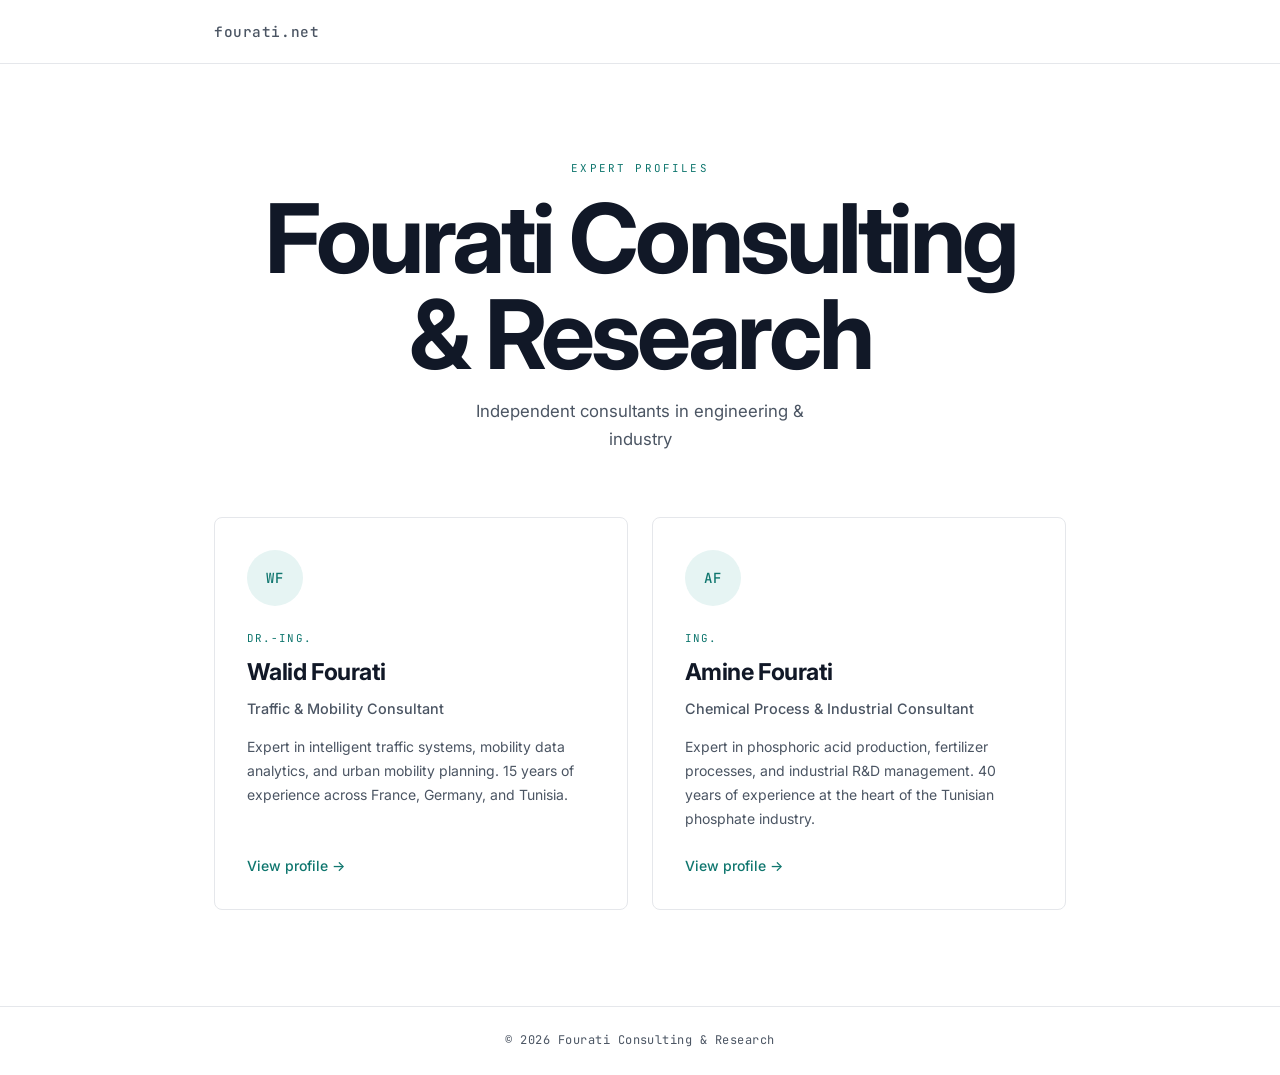
<file: index.html>
<!DOCTYPE html>
<html lang="en" dir="ltr">
<head>
  <meta charset="UTF-8">
  <meta name="viewport" content="width=device-width, initial-scale=1.0">
  <meta name="description" content="fourati.net — Expert profiles in traffic & mobility and chemical process engineering.">
  <title>fourati.net</title>
  <link rel="preconnect" href="https://fonts.googleapis.com">
  <link rel="preconnect" href="https://fonts.gstatic.com" crossorigin>
  <link href="https://fonts.googleapis.com/css2?family=Inter:wght@300;400;500;600;700&family=JetBrains+Mono:wght@400;500&display=swap" rel="stylesheet">
  <link rel="stylesheet" href="css/style.css">
</head>
<body>

  <nav id="navbar">
    <div class="nav-inner">
      <span class="nav-brand mono">fourati.net</span>
    </div>
  </nav>

  <main>
    <div class="landing-hero">
      <p class="landing-tag mono">EXPERT PROFILES</p>
      <h1>Fourati Consulting<br>&amp; Research</h1>
      <p class="landing-subtitle">Independent consultants in engineering &amp; industry</p>
    </div>

    <div class="profiles-grid">

      <a href="/walid/" class="profile-card">
        <div class="card-avatar mono">WF</div>
        <div class="card-body">
          <p class="card-label mono">Dr.-Ing.</p>
          <h2 class="card-name">Walid Fourati</h2>
          <p class="card-title">Traffic &amp; Mobility Consultant</p>
          <p class="card-desc">Expert in intelligent traffic systems, mobility data analytics, and urban mobility planning. 15 years of experience across France, Germany, and Tunisia.</p>
        </div>
        <span class="card-cta">View profile →</span>
      </a>

      <a href="/amine/" class="profile-card">
        <div class="card-avatar mono">AF</div>
        <div class="card-body">
          <p class="card-label mono">Ing.</p>
          <h2 class="card-name">Amine Fourati</h2>
          <p class="card-title">Chemical Process &amp; Industrial Consultant</p>
          <p class="card-desc">Expert in phosphoric acid production, fertilizer processes, and industrial R&amp;D management. 40 years of experience at the heart of the Tunisian phosphate industry.</p>
        </div>
        <span class="card-cta">View profile →</span>
      </a>

    </div>
  </main>

  <footer>
    <p class="footer-text mono">© 2026 Fourati Consulting &amp; Research</p>
  </footer>

</body>
</html>
</file>
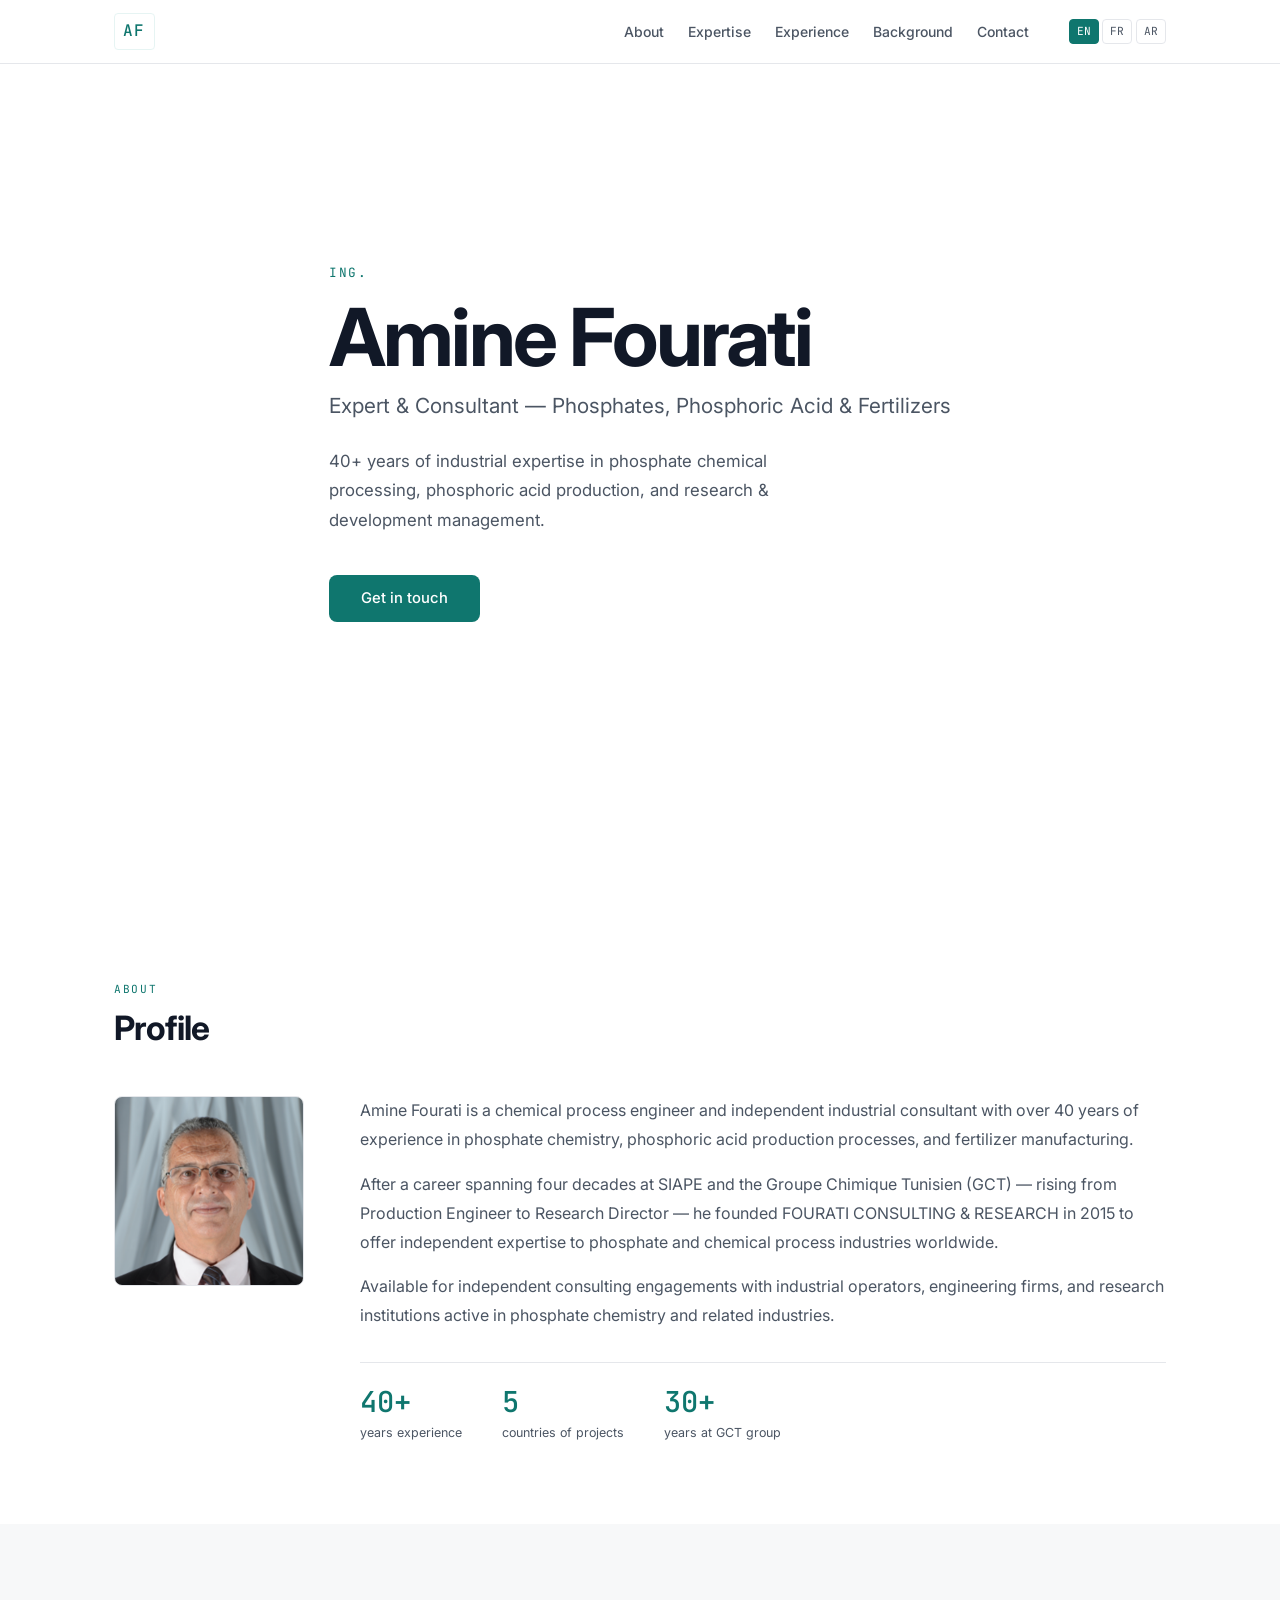
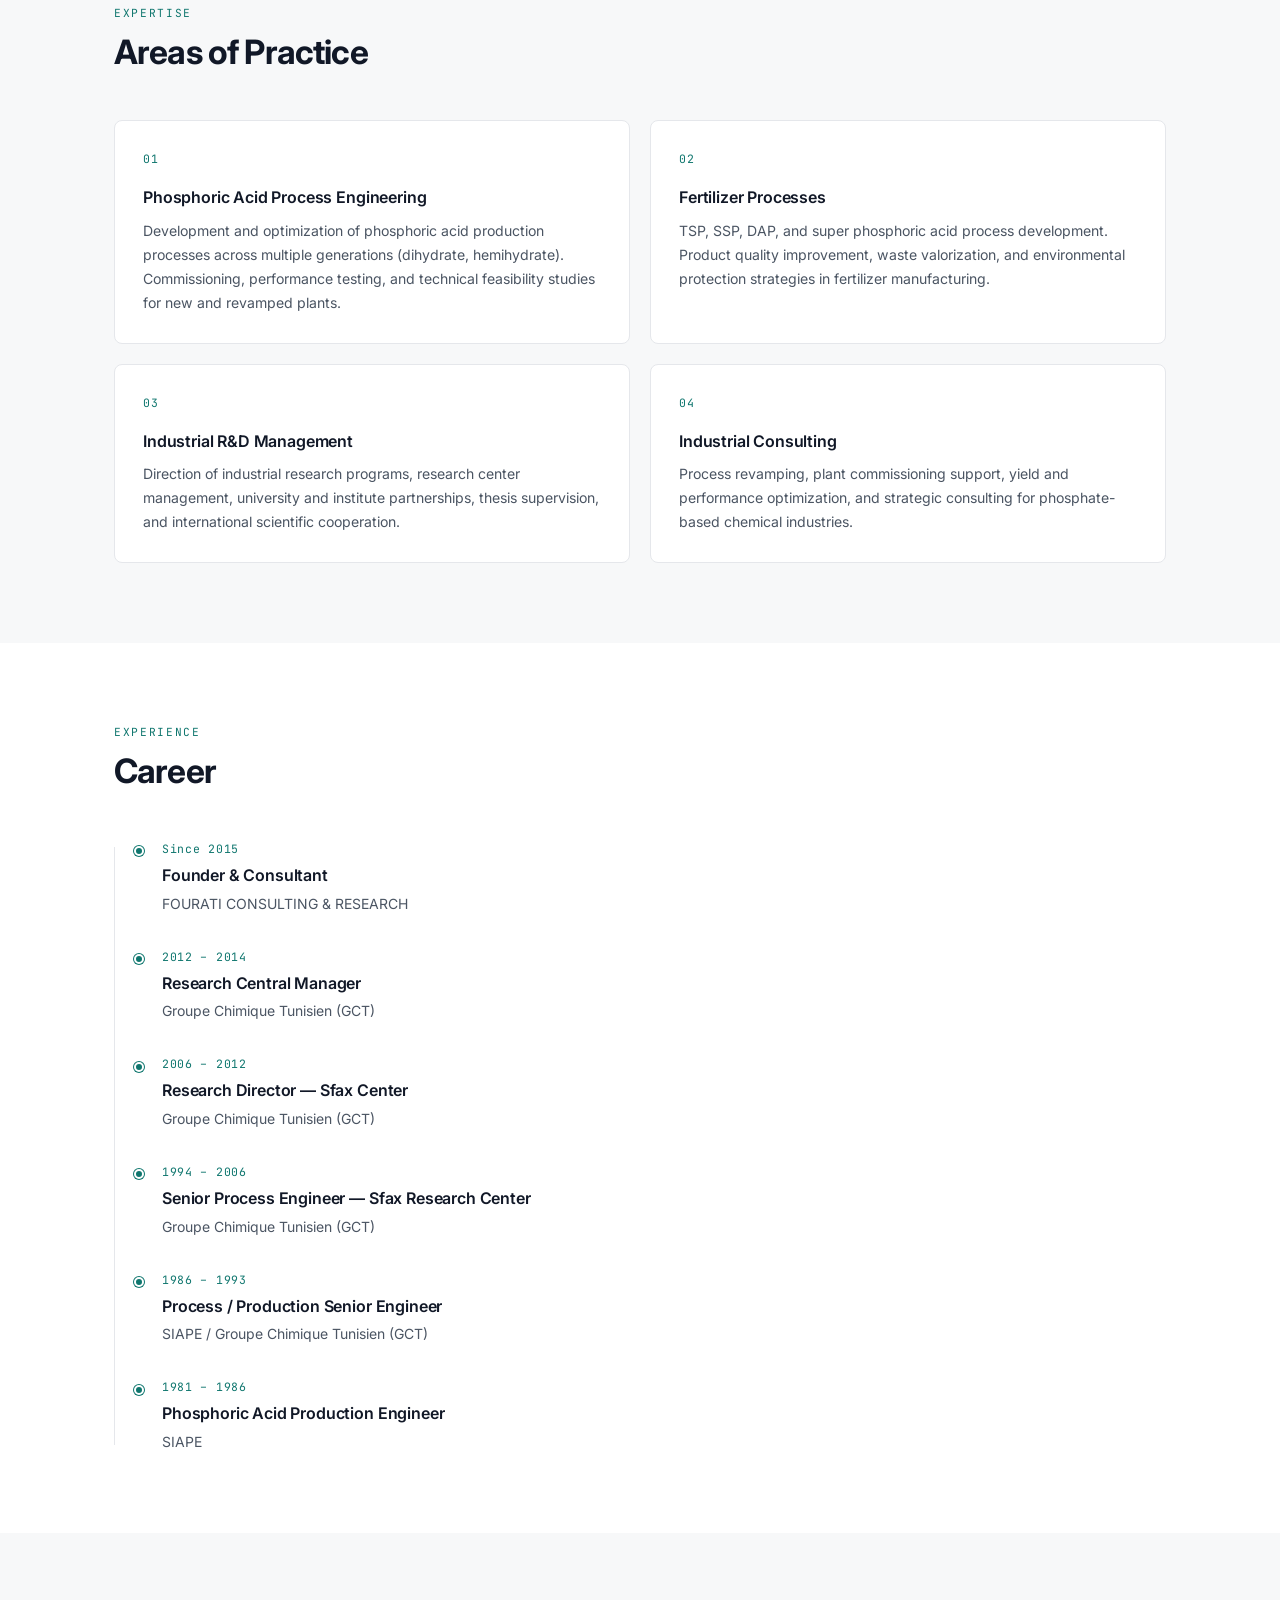
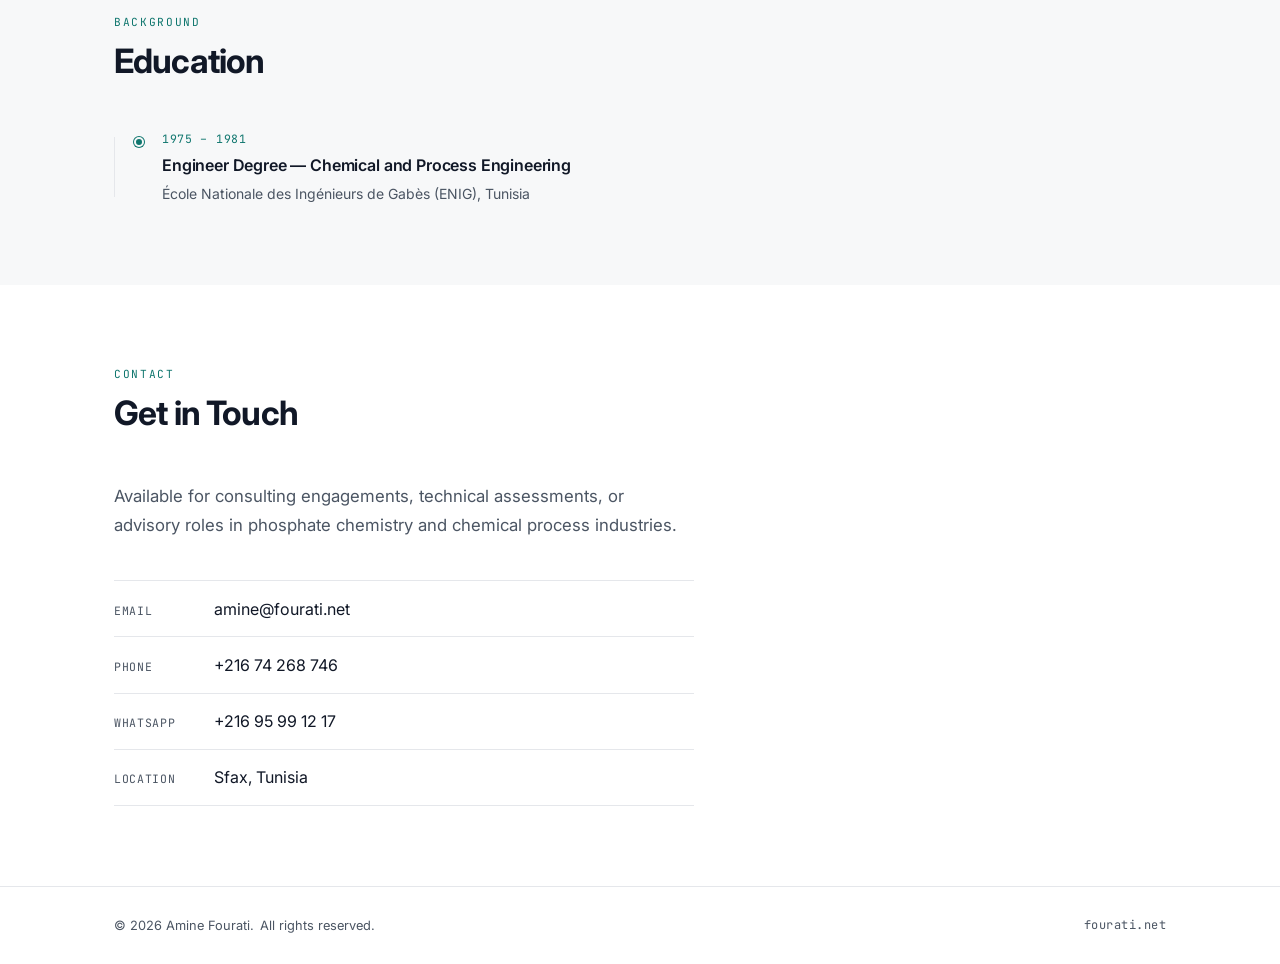
<file: amine/index.html>
<!DOCTYPE html>
<html lang="en" dir="ltr">
<head>
  <meta charset="UTF-8">
  <meta name="viewport" content="width=device-width, initial-scale=1.0">
  <meta name="description" content="Amine Fourati — Expert &amp; Consultant in Phosphates, Phosphoric Acid &amp; Fertilizers. 40 years of industrial expertise in chemical process engineering and R&amp;D management.">
  <title>Amine Fourati — Chemical Process &amp; Industrial Consultant</title>
  <link rel="preconnect" href="https://fonts.googleapis.com">
  <link rel="preconnect" href="https://fonts.gstatic.com" crossorigin>
  <link href="https://fonts.googleapis.com/css2?family=Inter:wght@300;400;500;600;700&family=JetBrains+Mono:wght@400;500&display=swap" rel="stylesheet">
  <link rel="stylesheet" href="css/style.css">
</head>
<body>

  <!-- Navigation -->
  <nav id="navbar">
    <div class="nav-inner">
      <a href="#hero" class="nav-logo">AF</a>
      <ul class="nav-links">
        <li><a href="#about"      data-i18n="nav.about">About</a></li>
        <li><a href="#expertise"  data-i18n="nav.expertise">Expertise</a></li>
        <li><a href="#experience" data-i18n="nav.experience">Experience</a></li>
        <li><a href="#background" data-i18n="nav.background">Background</a></li>
        <li><a href="#contact"    data-i18n="nav.contact">Contact</a></li>
      </ul>
      <div class="lang-switcher">
        <button class="lang-btn active" data-lang="en">EN</button>
        <button class="lang-btn" data-lang="fr">FR</button>
        <button class="lang-btn" data-lang="ar">AR</button>
      </div>
      <button class="menu-toggle" aria-label="Toggle menu">
        <span></span><span></span><span></span>
      </button>
    </div>
  </nav>

  <!-- Hero -->
  <section id="hero">
    <div class="container">
      <p class="hero-label mono" data-i18n="hero.label">Ing.</p>
      <h1 class="hero-name" data-i18n="hero.name">Amine Fourati</h1>
      <p class="hero-title" data-i18n="hero.title">Expert &amp; Consultant — Phosphates, Phosphoric Acid &amp; Fertilizers</p>
      <p class="hero-tagline" data-i18n="hero.tagline">40+ years of industrial expertise in phosphate chemical processing, phosphoric acid production, and research &amp; development management.</p>
      <a href="#contact" class="btn-primary" data-i18n="hero.cta">Get in touch</a>
    </div>
  </section>

  <!-- About -->
  <section id="about">
    <div class="container">
      <div class="section-header">
        <span class="section-tag mono" data-i18n="nav.about">About</span>
        <h2 data-i18n="about.heading">Profile</h2>
      </div>
      <div class="about-grid">
        <div class="about-photo">
          <img src="assets/img/Picture.png" alt="Amine Fourati" class="profile-photo">
        </div>
        <div class="about-text">
          <p data-i18n="about.p1">Amine Fourati is a chemical process engineer and independent industrial consultant with over 40 years of experience in phosphate chemistry, phosphoric acid production processes, and fertilizer manufacturing.</p>
          <p data-i18n="about.p2">After a career spanning four decades at SIAPE and the Groupe Chimique Tunisien (GCT) — rising from Production Engineer to Research Director — he founded FOURATI CONSULTING &amp; RESEARCH in 2015 to offer independent expertise to phosphate and chemical process industries worldwide.</p>
          <p data-i18n="about.p3">Available for independent consulting engagements with industrial operators, engineering firms, and research institutions active in phosphate chemistry and related industries.</p>
          <div class="about-stats">
            <div class="stat">
              <span class="stat-num mono">40+</span>
              <span class="stat-label" data-i18n="about.stat1">years experience</span>
            </div>
            <div class="stat">
              <span class="stat-num mono">5</span>
              <span class="stat-label" data-i18n="about.stat2">countries of projects</span>
            </div>
            <div class="stat">
              <span class="stat-num mono">30+</span>
              <span class="stat-label" data-i18n="about.stat3">years at GCT group</span>
            </div>
          </div>
        </div>
      </div>
    </div>
  </section>

  <!-- Expertise -->
  <section id="expertise" class="section-alt">
    <div class="container">
      <div class="section-header">
        <span class="section-tag mono" data-i18n="nav.expertise">Expertise</span>
        <h2 data-i18n="expertise.heading">Areas of Practice</h2>
      </div>
      <div class="expertise-grid">
        <div class="expertise-card">
          <div class="card-icon mono">01</div>
          <h3 data-i18n="expertise.e1.title">Phosphoric Acid Process Engineering</h3>
          <p data-i18n="expertise.e1.desc">Development and optimization of phosphoric acid production processes across multiple generations (dihydrate, hemihydrate). Commissioning, performance testing, and technical feasibility studies for new and revamped plants.</p>
        </div>
        <div class="expertise-card">
          <div class="card-icon mono">02</div>
          <h3 data-i18n="expertise.e2.title">Fertilizer Processes</h3>
          <p data-i18n="expertise.e2.desc">TSP, SSP, DAP, and super phosphoric acid process development. Product quality improvement, waste valorization, and environmental protection strategies in fertilizer manufacturing.</p>
        </div>
        <div class="expertise-card">
          <div class="card-icon mono">03</div>
          <h3 data-i18n="expertise.e3.title">Industrial R&amp;D Management</h3>
          <p data-i18n="expertise.e3.desc">Direction of industrial research programs, research center management, university and institute partnerships, thesis supervision, and international scientific cooperation.</p>
        </div>
        <div class="expertise-card">
          <div class="card-icon mono">04</div>
          <h3 data-i18n="expertise.e4.title">Industrial Consulting</h3>
          <p data-i18n="expertise.e4.desc">Process revamping, plant commissioning support, yield and performance optimization, and strategic consulting for phosphate-based chemical industries.</p>
        </div>
      </div>
    </div>
  </section>

  <!-- Experience -->
  <section id="experience">
    <div class="container">
      <div class="section-header">
        <span class="section-tag mono" data-i18n="nav.experience">Experience</span>
        <h2 data-i18n="exp.heading">Career</h2>
      </div>
      <ol class="timeline">
        <li class="timeline-item">
          <div class="timeline-marker"></div>
          <div class="timeline-content">
            <p class="timeline-period mono" data-i18n="exp.e1.period">Since 2015</p>
            <p class="timeline-degree" data-i18n="exp.e1.role">Founder &amp; Consultant</p>
            <p class="timeline-inst" data-i18n="exp.e1.org">FOURATI CONSULTING &amp; RESEARCH</p>
          </div>
        </li>
        <li class="timeline-item">
          <div class="timeline-marker"></div>
          <div class="timeline-content">
            <p class="timeline-period mono" data-i18n="exp.e2.period">2012 – 2014</p>
            <p class="timeline-degree" data-i18n="exp.e2.role">Research Central Manager</p>
            <p class="timeline-inst" data-i18n="exp.e2.org">Groupe Chimique Tunisien (GCT)</p>
          </div>
        </li>
        <li class="timeline-item">
          <div class="timeline-marker"></div>
          <div class="timeline-content">
            <p class="timeline-period mono" data-i18n="exp.e3.period">2006 – 2012</p>
            <p class="timeline-degree" data-i18n="exp.e3.role">Research Director — Sfax Center</p>
            <p class="timeline-inst" data-i18n="exp.e3.org">Groupe Chimique Tunisien (GCT)</p>
          </div>
        </li>
        <li class="timeline-item">
          <div class="timeline-marker"></div>
          <div class="timeline-content">
            <p class="timeline-period mono" data-i18n="exp.e4.period">1994 – 2006</p>
            <p class="timeline-degree" data-i18n="exp.e4.role">Senior Process Engineer — Sfax Research Center</p>
            <p class="timeline-inst" data-i18n="exp.e4.org">Groupe Chimique Tunisien (GCT)</p>
          </div>
        </li>
        <li class="timeline-item">
          <div class="timeline-marker"></div>
          <div class="timeline-content">
            <p class="timeline-period mono" data-i18n="exp.e5.period">1986 – 1993</p>
            <p class="timeline-degree" data-i18n="exp.e5.role">Process / Production Senior Engineer</p>
            <p class="timeline-inst" data-i18n="exp.e5.org">SIAPE / Groupe Chimique Tunisien (GCT)</p>
          </div>
        </li>
        <li class="timeline-item">
          <div class="timeline-marker"></div>
          <div class="timeline-content">
            <p class="timeline-period mono" data-i18n="exp.e6.period">1981 – 1986</p>
            <p class="timeline-degree" data-i18n="exp.e6.role">Phosphoric Acid Production Engineer</p>
            <p class="timeline-inst" data-i18n="exp.e6.org">SIAPE</p>
          </div>
        </li>
      </ol>
    </div>
  </section>

  <!-- Background -->
  <section id="background" class="section-alt">
    <div class="container">
      <div class="section-header">
        <span class="section-tag mono" data-i18n="nav.background">Background</span>
        <h2 data-i18n="bg.heading">Education</h2>
      </div>
      <ol class="timeline">
        <li class="timeline-item">
          <div class="timeline-marker"></div>
          <div class="timeline-content">
            <p class="timeline-period mono">1975 – 1981</p>
            <p class="timeline-degree" data-i18n="bg.e1.degree">Engineer Degree — Chemical and Process Engineering</p>
            <p class="timeline-inst" data-i18n="bg.e1.inst">École Nationale des Ingénieurs de Gabès (ENIG), Tunisia</p>
          </div>
        </li>
      </ol>
    </div>
  </section>

  <!-- Contact -->
  <section id="contact">
    <div class="container">
      <div class="section-header">
        <span class="section-tag mono" data-i18n="nav.contact">Contact</span>
        <h2 data-i18n="contact.heading">Get in Touch</h2>
      </div>
      <div class="contact-inner">
        <p class="contact-text" data-i18n="contact.text">Available for consulting engagements, technical assessments, or advisory roles in phosphate chemistry and chemical process industries.</p>
        <div class="contact-links">
          <a href="mailto:amine@fourati.net" class="contact-item">
            <span class="contact-label mono" data-i18n="contact.email">Email</span>
            <span>amine@fourati.net</span>
          </a>
          <a href="tel:+21674268746" class="contact-item">
            <span class="contact-label mono" data-i18n="contact.phone">Phone</span>
            <span>+216 74 268 746</span>
          </a>
          <a href="tel:+21695991217" class="contact-item">
            <span class="contact-label mono">WhatsApp</span>
            <span>+216 95 99 12 17</span>
          </a>
          <div class="contact-item no-link">
            <span class="contact-label mono" data-i18n="contact.location">Location</span>
            <span data-i18n="contact.city">Sfax, Tunisia</span>
          </div>
        </div>
      </div>
    </div>
  </section>

  <!-- Footer -->
  <footer>
    <div class="container footer-inner">
      <p class="footer-text">
        <span>© 2026 Amine Fourati.</span>
        <span data-i18n="footer.rights">All rights reserved.</span>
      </p>
      <a href="/" class="footer-home mono">fourati.net</a>
    </div>
  </footer>

  <script src="js/i18n.js"></script>
  <script src="js/main.js"></script>
</body>
</html>
</file>
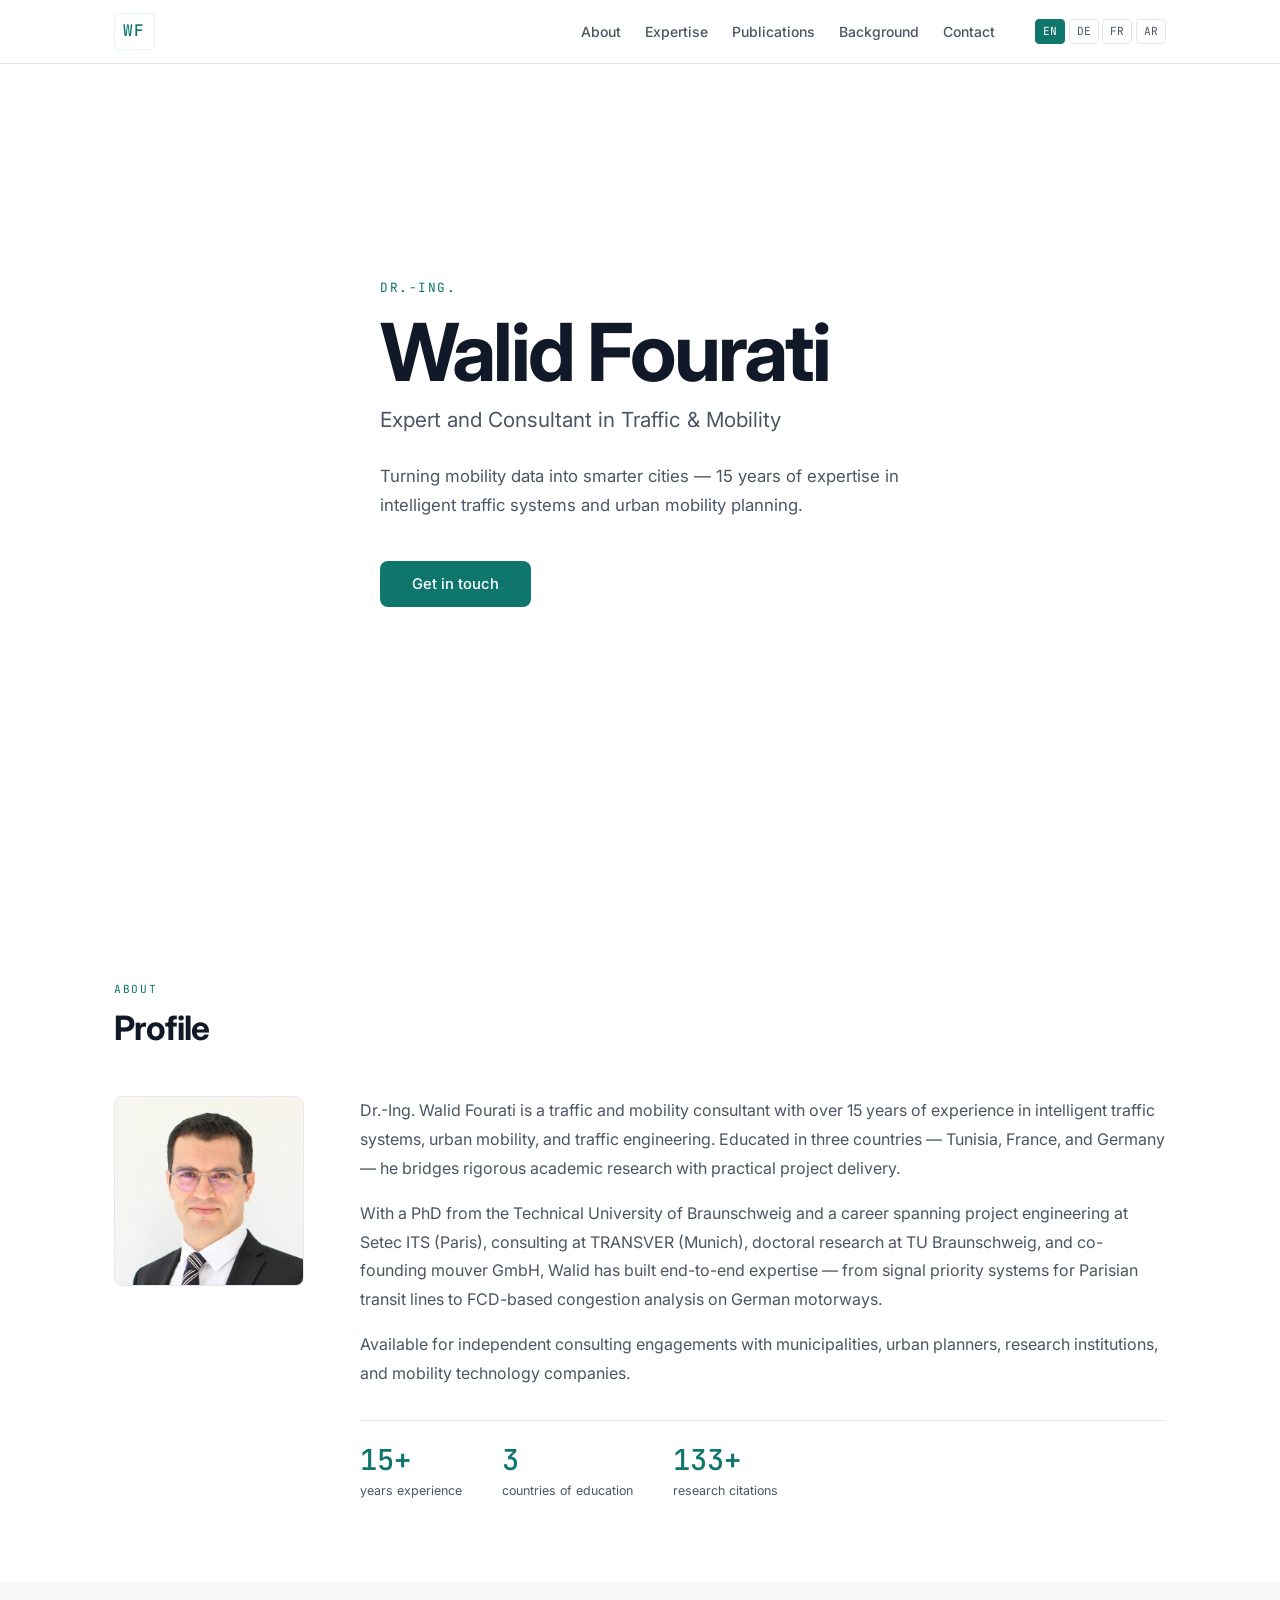
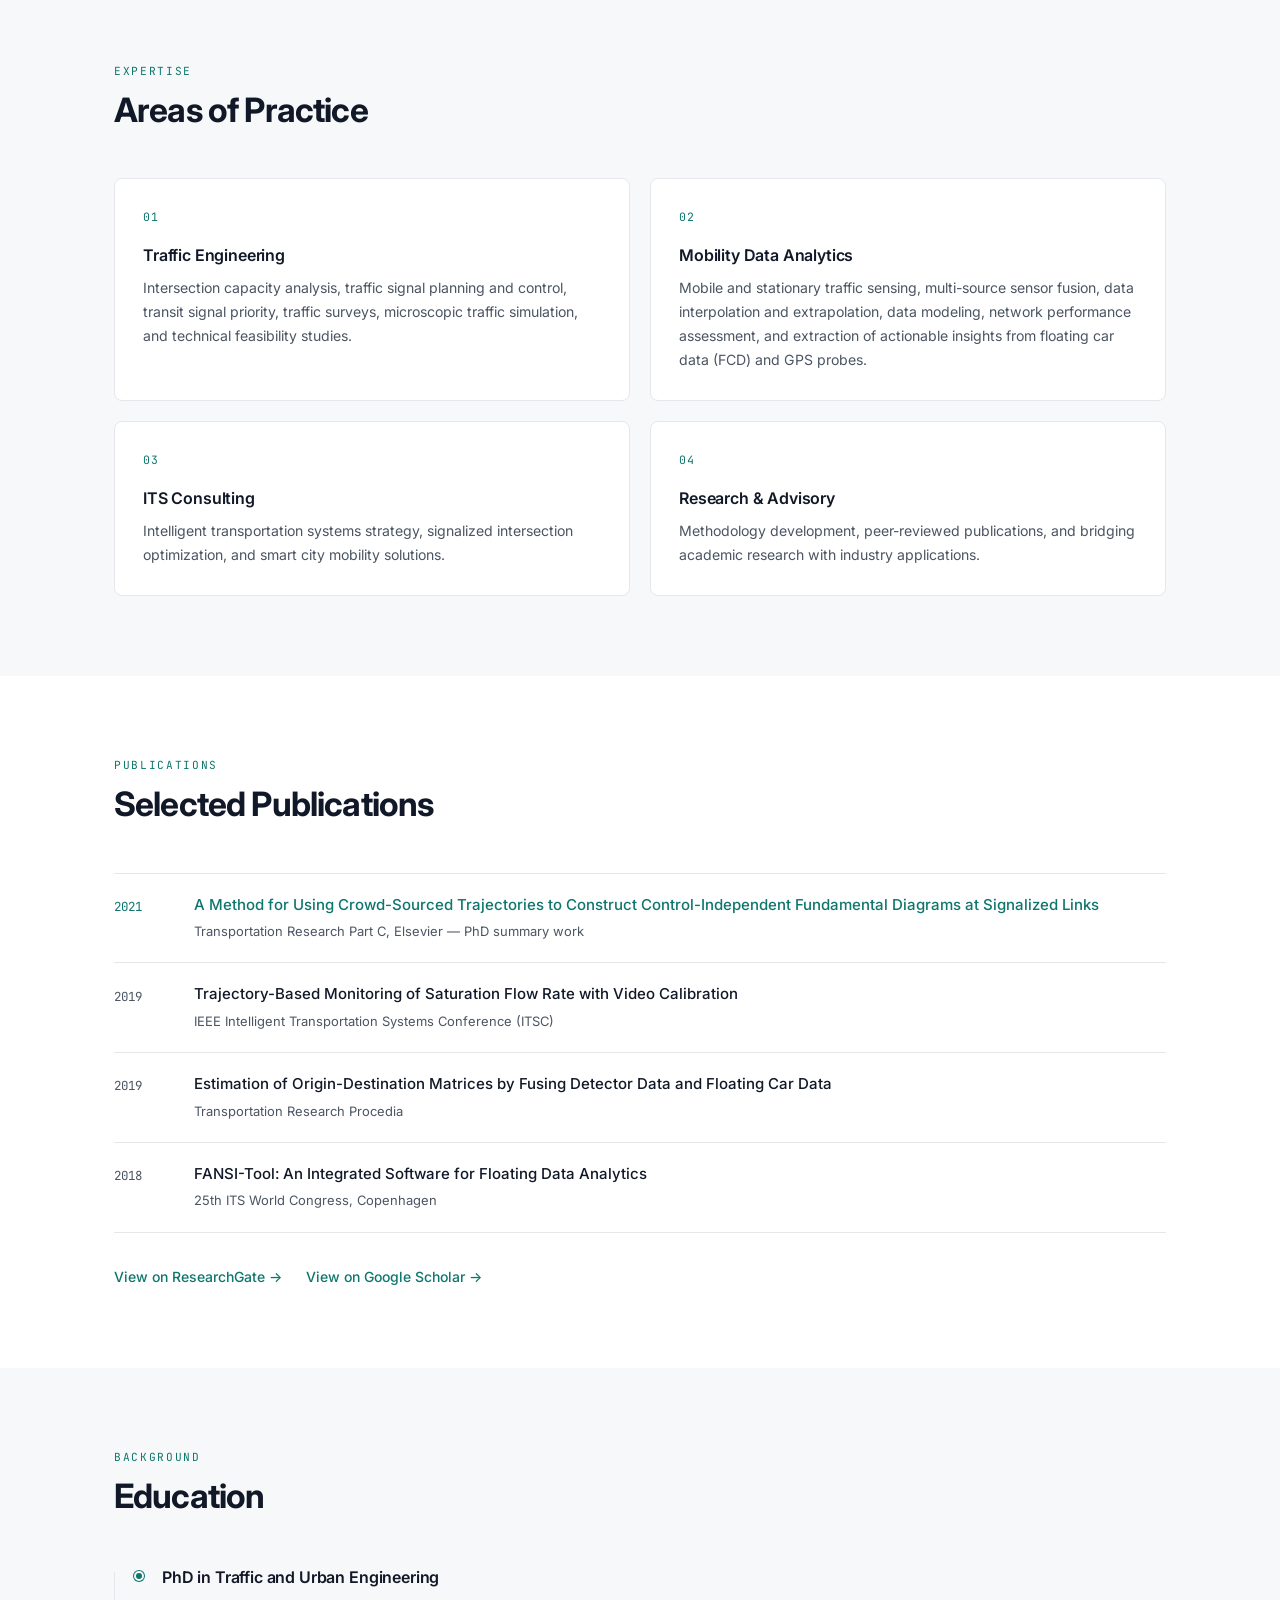
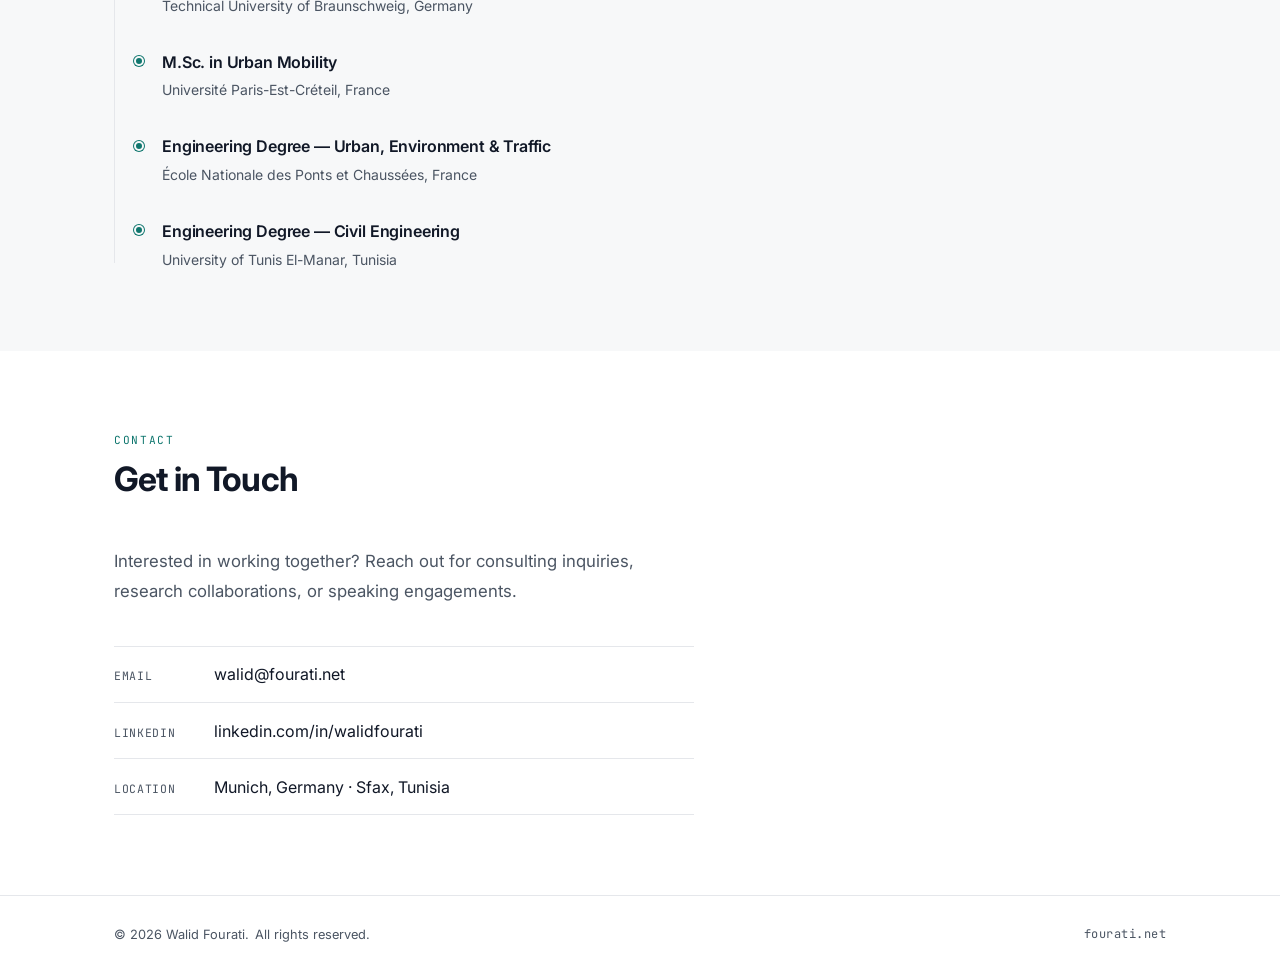
<file: walid/index.html>
<!DOCTYPE html>
<html lang="en" dir="ltr">
<head>
  <meta charset="UTF-8">
  <meta name="viewport" content="width=device-width, initial-scale=1.0">
  <meta name="description" content="Dr.-Ing. Walid Fourati — Traffic &amp; Mobility Consultant. 15 years of expertise in intelligent traffic systems, mobility data analytics, and urban mobility planning.">
  <title>Walid Fourati — Traffic &amp; Mobility Consultant</title>
  <link rel="preconnect" href="https://fonts.googleapis.com">
  <link rel="preconnect" href="https://fonts.gstatic.com" crossorigin>
  <link href="https://fonts.googleapis.com/css2?family=Inter:wght@300;400;500;600;700&family=JetBrains+Mono:wght@400;500&display=swap" rel="stylesheet">
  <link rel="stylesheet" href="css/style.css">
</head>
<body>

  <!-- Navigation -->
  <nav id="navbar">
    <div class="nav-inner">
      <a href="#hero" class="nav-logo">WF</a>
      <ul class="nav-links">
        <li><a href="#about"        data-i18n="nav.about">About</a></li>
        <li><a href="#expertise"    data-i18n="nav.expertise">Expertise</a></li>
        <li><a href="#publications" data-i18n="nav.publications">Publications</a></li>
        <li><a href="#background"   data-i18n="nav.background">Background</a></li>
        <li><a href="#contact"      data-i18n="nav.contact">Contact</a></li>
      </ul>
      <div class="lang-switcher">
        <button class="lang-btn active" data-lang="en">EN</button>
        <button class="lang-btn" data-lang="de">DE</button>
        <button class="lang-btn" data-lang="fr">FR</button>
        <button class="lang-btn" data-lang="ar">AR</button>
      </div>
      <button class="menu-toggle" aria-label="Toggle menu">
        <span></span><span></span><span></span>
      </button>
    </div>
  </nav>

  <!-- Hero -->
  <section id="hero">
    <div class="container">
      <p class="hero-label mono" data-i18n="hero.label">Dr.-Ing.</p>
      <h1 class="hero-name" data-i18n="hero.name">Walid Fourati</h1>
      <p class="hero-title" data-i18n="hero.title">Expert and Consultant in Traffic &amp; Mobility</p>
      <p class="hero-tagline" data-i18n="hero.tagline">Turning mobility data into smarter cities — 15 years of expertise in intelligent traffic systems and urban mobility planning.</p>
      <a href="#contact" class="btn-primary" data-i18n="hero.cta">Get in touch</a>
    </div>
  </section>

  <!-- About -->
  <section id="about">
    <div class="container">
      <div class="section-header">
        <span class="section-tag mono" data-i18n="nav.about">About</span>
        <h2 data-i18n="about.heading">Profile</h2>
      </div>
      <div class="about-grid">
        <div class="about-photo">
          <img src="assets/img/walid-fourati.jpg" alt="Walid Fourati" class="profile-photo">
        </div>
        <div class="about-text">
          <p data-i18n="about.p1">Dr.-Ing. Walid Fourati is a traffic and mobility consultant with over 15 years of experience in intelligent traffic systems, urban mobility, and traffic engineering. Educated in three countries — Tunisia, France, and Germany — he bridges rigorous academic research with practical project delivery.</p>
          <p data-i18n="about.p2">With a PhD from the Technical University of Braunschweig and a career spanning project engineering at Setec ITS (Paris), consulting at TRANSVER (Munich), doctoral research at TU Braunschweig, and co-founding mouver GmbH, Walid has built end-to-end expertise — from signal priority systems for Parisian transit lines to FCD-based congestion analysis on German motorways.</p>
          <p data-i18n="about.p3">Available for independent consulting engagements with municipalities, urban planners, research institutions, and mobility technology companies.</p>
          <div class="about-stats">
            <div class="stat">
              <span class="stat-num mono">15+</span>
              <span class="stat-label" data-i18n="about.stat1">years experience</span>
            </div>
            <div class="stat">
              <span class="stat-num mono">3</span>
              <span class="stat-label" data-i18n="about.stat2">countries of education</span>
            </div>
            <div class="stat">
              <span class="stat-num mono">133+</span>
              <span class="stat-label" data-i18n="about.stat3">research citations</span>
            </div>
          </div>
        </div>
      </div>
    </div>
  </section>

  <!-- Expertise -->
  <section id="expertise" class="section-alt">
    <div class="container">
      <div class="section-header">
        <span class="section-tag mono" data-i18n="nav.expertise">Expertise</span>
        <h2 data-i18n="expertise.heading">Areas of Practice</h2>
      </div>
      <div class="expertise-grid">
        <div class="expertise-card">
          <div class="card-icon mono">01</div>
          <h3 data-i18n="expertise.e1.title">Traffic Engineering</h3>
          <p data-i18n="expertise.e1.desc">Intersection capacity analysis, traffic signal planning and control, transit signal priority, traffic volume surveys, microscopic traffic simulation, and technical feasibility studies for public authorities and infrastructure operators.</p>
        </div>
        <div class="expertise-card">
          <div class="card-icon mono">02</div>
          <h3 data-i18n="expertise.e2.title">Mobility Data Analytics</h3>
          <p data-i18n="expertise.e2.desc">Mobile and stationary traffic sensing, multi-source sensor fusion, data interpolation and extrapolation, trajectory-based data modeling, network performance assessment, and extraction of actionable insights from floating car data (FCD) and GPS probes.</p>
        </div>
        <div class="expertise-card">
          <div class="card-icon mono">03</div>
          <h3 data-i18n="expertise.e3.title">ITS Consulting</h3>
          <p data-i18n="expertise.e3.desc">Intelligent transportation systems strategy, signalized intersection optimization, and smart city mobility solutions.</p>
        </div>
        <div class="expertise-card">
          <div class="card-icon mono">04</div>
          <h3 data-i18n="expertise.e4.title">Research &amp; Advisory</h3>
          <p data-i18n="expertise.e4.desc">Methodology development, peer-reviewed publications, and bridging academic research with industry applications.</p>
        </div>
      </div>
    </div>
  </section>

  <!-- Publications -->
  <section id="publications">
    <div class="container">
      <div class="section-header">
        <span class="section-tag mono" data-i18n="nav.publications">Publications</span>
        <h2 data-i18n="pub.heading">Selected Publications</h2>
      </div>
      <ul class="pub-list">
        <li class="pub-item pub-featured">
          <div class="pub-year mono">2021</div>
          <div class="pub-content">
            <p class="pub-title" data-i18n="pub.p1.title">A Method for Using Crowd-Sourced Trajectories to Construct Control-Independent Fundamental Diagrams at Signalized Links</p>
            <p class="pub-venue" data-i18n="pub.p1.venue">Transportation Research Part C, Elsevier — PhD summary work</p>
          </div>
        </li>
        <li class="pub-item">
          <div class="pub-year mono">2019</div>
          <div class="pub-content">
            <p class="pub-title" data-i18n="pub.p2.title">Trajectory-Based Monitoring of Saturation Flow Rate with Video Calibration</p>
            <p class="pub-venue" data-i18n="pub.p2.venue">IEEE Intelligent Transportation Systems Conference (ITSC)</p>
          </div>
        </li>
        <li class="pub-item">
          <div class="pub-year mono">2019</div>
          <div class="pub-content">
            <p class="pub-title" data-i18n="pub.p3.title">Estimation of Origin-Destination Matrices by Fusing Detector Data and Floating Car Data</p>
            <p class="pub-venue" data-i18n="pub.p3.venue">Transportation Research Procedia</p>
          </div>
        </li>
        <li class="pub-item">
          <div class="pub-year mono">2018</div>
          <div class="pub-content">
            <p class="pub-title" data-i18n="pub.p4.title">FANSI-Tool: An Integrated Software for Floating Data Analytics</p>
            <p class="pub-venue" data-i18n="pub.p4.venue">25th ITS World Congress, Copenhagen</p>
          </div>
        </li>
      </ul>
      <div class="pub-links">
        <a href="https://www.researchgate.net/profile/Walid-Fourati" target="_blank" rel="noopener noreferrer" class="link-external" data-i18n="pub.researchgate">View on ResearchGate →</a>
        <a href="https://scholar.google.com/citations?user=rhZjbVUAAAAJ" target="_blank" rel="noopener noreferrer" class="link-external" data-i18n="pub.scholar">View on Google Scholar →</a>
      </div>
    </div>
  </section>

  <!-- Background -->
  <section id="background" class="section-alt">
    <div class="container">
      <div class="section-header">
        <span class="section-tag mono" data-i18n="nav.background">Background</span>
        <h2 data-i18n="bg.heading">Education</h2>
      </div>
      <ol class="timeline">
        <li class="timeline-item">
          <div class="timeline-marker"></div>
          <div class="timeline-content">
            <p class="timeline-degree" data-i18n="bg.e1.degree">PhD in Traffic and Urban Engineering</p>
            <p class="timeline-inst" data-i18n="bg.e1.inst">Technical University of Braunschweig, Germany</p>
          </div>
        </li>
        <li class="timeline-item">
          <div class="timeline-marker"></div>
          <div class="timeline-content">
            <p class="timeline-degree" data-i18n="bg.e2.degree">M.Sc. in Urban Mobility</p>
            <p class="timeline-inst" data-i18n="bg.e2.inst">Université Paris-Est-Créteil, France</p>
          </div>
        </li>
        <li class="timeline-item">
          <div class="timeline-marker"></div>
          <div class="timeline-content">
            <p class="timeline-degree" data-i18n="bg.e3.degree">Engineering Degree — Urban, Environment &amp; Traffic</p>
            <p class="timeline-inst" data-i18n="bg.e3.inst">École Nationale des Ponts et Chaussées, France</p>
          </div>
        </li>
        <li class="timeline-item">
          <div class="timeline-marker"></div>
          <div class="timeline-content">
            <p class="timeline-degree" data-i18n="bg.e4.degree">Engineering Degree — Civil Engineering</p>
            <p class="timeline-inst" data-i18n="bg.e4.inst">University of Tunis El-Manar, Tunisia</p>
          </div>
        </li>
      </ol>
    </div>
  </section>

  <!-- Contact -->
  <section id="contact">
    <div class="container">
      <div class="section-header">
        <span class="section-tag mono" data-i18n="nav.contact">Contact</span>
        <h2 data-i18n="contact.heading">Get in Touch</h2>
      </div>
      <div class="contact-inner">
        <p class="contact-text" data-i18n="contact.text">Interested in working together? Reach out for consulting inquiries, research collaborations, or speaking engagements.</p>
        <div class="contact-links">
          <a href="mailto:walid@fourati.net" class="contact-item">
            <span class="contact-label mono" data-i18n="contact.email">Email</span>
            <span>walid@fourati.net</span>
          </a>
          <a href="https://www.linkedin.com/in/walidfourati/" target="_blank" rel="noopener noreferrer" class="contact-item">
            <span class="contact-label mono">LinkedIn</span>
            <span>linkedin.com/in/walidfourati</span>
          </a>
          <div class="contact-item no-link">
            <span class="contact-label mono" data-i18n="contact.location">Location</span>
            <span data-i18n="contact.city">Munich, Germany · Sfax, Tunisia</span>
          </div>
        </div>
      </div>
    </div>
  </section>

  <!-- Footer -->
  <footer>
    <div class="container footer-inner">
      <p class="footer-text">
        <span>© 2026 Walid Fourati.</span>
        <span data-i18n="footer.rights">All rights reserved.</span>
      </p>
      <a href="/" class="footer-home mono">fourati.net</a>
    </div>
  </footer>

  <script src="js/i18n.js"></script>
  <script src="js/main.js"></script>
</body>
</html>
</file>
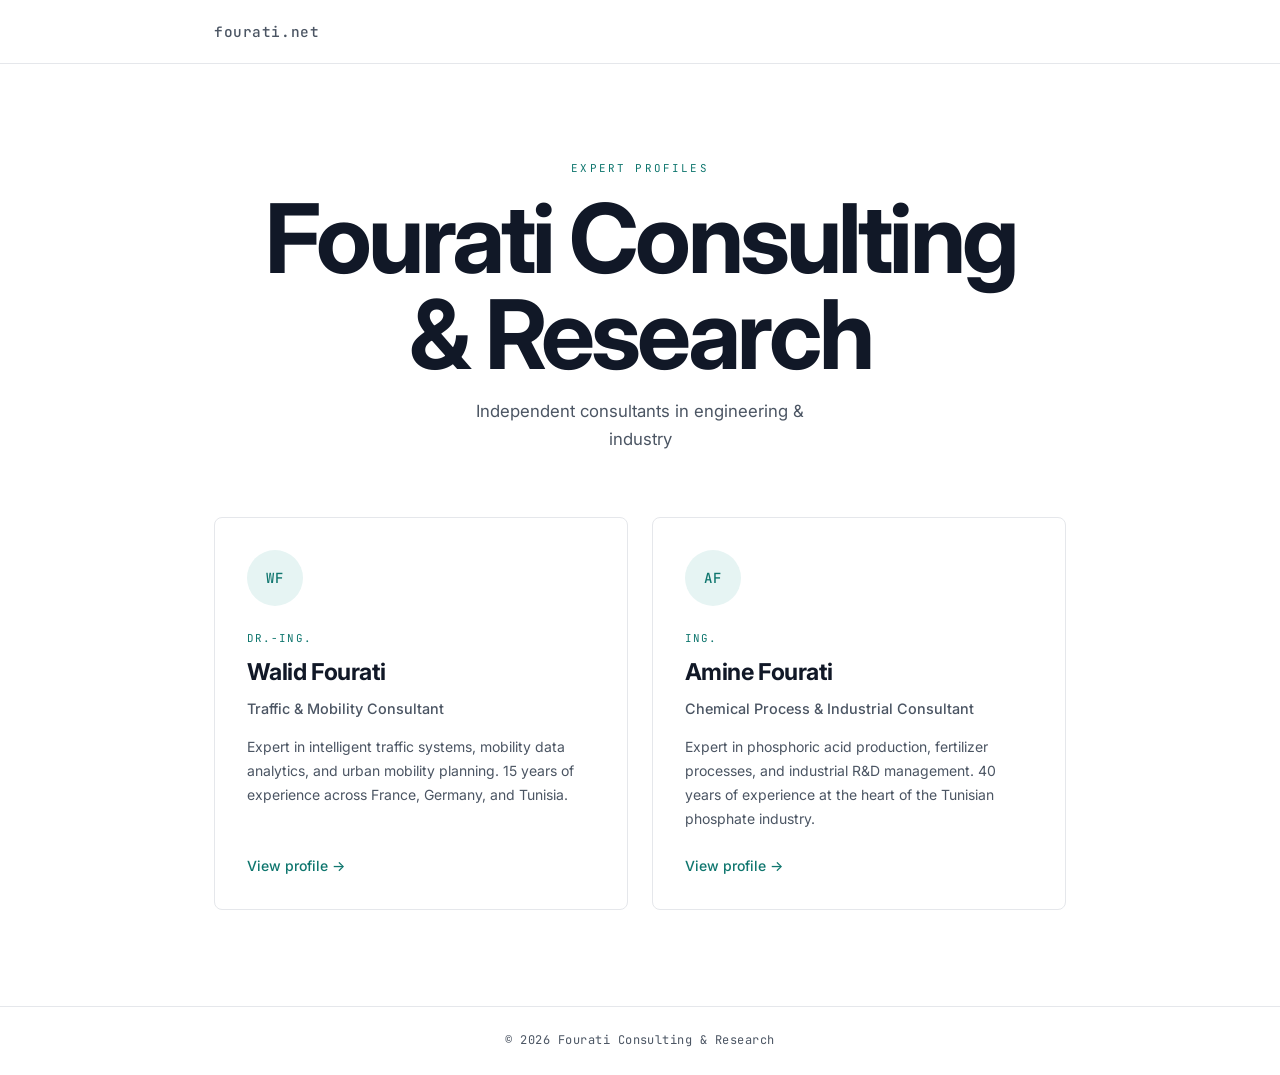
<file: www/index.html>
<!DOCTYPE html>
<html lang="en" dir="ltr">
<head>
  <meta charset="UTF-8">
  <meta name="viewport" content="width=device-width, initial-scale=1.0">
  <meta name="description" content="fourati.net — Expert profiles in traffic & mobility and chemical process engineering.">
  <title>fourati.net</title>
  <link rel="preconnect" href="https://fonts.googleapis.com">
  <link rel="preconnect" href="https://fonts.gstatic.com" crossorigin>
  <link href="https://fonts.googleapis.com/css2?family=Inter:wght@300;400;500;600;700&family=JetBrains+Mono:wght@400;500&display=swap" rel="stylesheet">
  <link rel="stylesheet" href="css/style.css">
</head>
<body>

  <nav id="navbar">
    <div class="nav-inner">
      <span class="nav-brand mono">fourati.net</span>
    </div>
  </nav>

  <main>
    <div class="landing-hero">
      <p class="landing-tag mono">EXPERT PROFILES</p>
      <h1>Fourati Consulting<br>&amp; Research</h1>
      <p class="landing-subtitle">Independent consultants in engineering &amp; industry</p>
    </div>

    <div class="profiles-grid">

      <a href="https://walid.fourati.net" class="profile-card">
        <div class="card-avatar mono">WF</div>
        <div class="card-body">
          <p class="card-label mono">Dr.-Ing.</p>
          <h2 class="card-name">Walid Fourati</h2>
          <p class="card-title">Traffic &amp; Mobility Consultant</p>
          <p class="card-desc">Expert in intelligent traffic systems, mobility data analytics, and urban mobility planning. 15 years of experience across France, Germany, and Tunisia.</p>
        </div>
        <span class="card-cta">View profile →</span>
      </a>

      <a href="https://amine.fourati.net" class="profile-card">
        <div class="card-avatar mono">AF</div>
        <div class="card-body">
          <p class="card-label mono">Ing.</p>
          <h2 class="card-name">Amine Fourati</h2>
          <p class="card-title">Chemical Process &amp; Industrial Consultant</p>
          <p class="card-desc">Expert in phosphoric acid production, fertilizer processes, and industrial R&amp;D management. 40 years of experience at the heart of the Tunisian phosphate industry.</p>
        </div>
        <span class="card-cta">View profile →</span>
      </a>

    </div>
  </main>

  <footer>
    <p class="footer-text mono">© 2026 Fourati Consulting &amp; Research</p>
  </footer>

</body>
</html>
</file>
<file: css/style.css>
*, *::before, *::after { box-sizing: border-box; margin: 0; padding: 0; }

:root {
  --bg:         #ffffff;
  --bg-alt:     #f7f8f9;
  --text:       #111827;
  --text-2:     #4b5563;
  --accent:     #0f766e;
  --accent-dim: #e6f4f3;
  --border:     #e5e7eb;
  --mono:       'JetBrains Mono', 'Fira Mono', monospace;
  --sans:       'Inter', system-ui, -apple-system, sans-serif;
  --nav-h:      64px;
  --radius:     8px;
}

html { scroll-behavior: smooth; font-size: 16px; }

body {
  font-family: var(--sans);
  background: var(--bg);
  color: var(--text);
  line-height: 1.65;
  -webkit-font-smoothing: antialiased;
  -moz-osx-font-smoothing: grayscale;
  min-height: 100vh;
  display: flex;
  flex-direction: column;
}

.mono { font-family: var(--mono); }

/* ===== Navbar ===== */
#navbar {
  position: fixed;
  inset-block-start: 0;
  inset-inline: 0;
  height: var(--nav-h);
  background: rgba(255, 255, 255, 0.92);
  backdrop-filter: blur(14px);
  -webkit-backdrop-filter: blur(14px);
  border-bottom: 1px solid var(--border);
  z-index: 100;
}

.nav-inner {
  max-width: 900px;
  margin: 0 auto;
  padding: 0 1.5rem;
  height: 100%;
  display: flex;
  align-items: center;
}

.nav-brand {
  font-size: 0.9rem;
  font-weight: 500;
  color: var(--text-2);
  letter-spacing: 0.04em;
}

/* ===== Main ===== */
main {
  flex: 1;
  padding-top: var(--nav-h);
}

/* ===== Landing hero ===== */
.landing-hero {
  text-align: center;
  padding: 6rem 1.5rem 4rem;
}

.landing-tag {
  font-size: 0.68rem;
  color: var(--accent);
  letter-spacing: 0.2em;
  text-transform: uppercase;
  margin-bottom: 0.75rem;
  display: block;
}

.landing-hero h1 {
  font-size: clamp(3.5rem, 10vw, 6rem);
  font-weight: 700;
  letter-spacing: -0.04em;
  line-height: 1;
  margin-bottom: 1rem;
}

.landing-subtitle {
  font-size: 1.05rem;
  color: var(--text-2);
  max-width: 380px;
  margin: 0 auto;
}

/* ===== Profiles grid ===== */
.profiles-grid {
  display: grid;
  grid-template-columns: repeat(2, 1fr);
  gap: 1.5rem;
  max-width: 900px;
  margin: 0 auto;
  padding: 0 1.5rem 6rem;
}

.profile-card {
  display: flex;
  flex-direction: column;
  gap: 1.5rem;
  border: 1px solid var(--border);
  border-radius: var(--radius);
  padding: 2rem;
  text-decoration: none;
  color: var(--text);
  transition: border-color 0.2s, box-shadow 0.2s, transform 0.18s;
}

.profile-card:hover {
  border-color: var(--accent);
  box-shadow: 0 6px 28px rgba(15, 118, 110, 0.09);
  transform: translateY(-2px);
}

.card-avatar {
  width: 56px;
  height: 56px;
  border-radius: 50%;
  background: var(--accent-dim);
  color: var(--accent);
  font-size: 0.875rem;
  font-weight: 500;
  letter-spacing: 0.04em;
  display: flex;
  align-items: center;
  justify-content: center;
  flex-shrink: 0;
}

.card-body { flex: 1; }

.card-label {
  font-size: 0.68rem;
  color: var(--accent);
  letter-spacing: 0.1em;
  text-transform: uppercase;
  margin-bottom: 0.3rem;
  display: block;
}

.card-name {
  font-size: 1.45rem;
  font-weight: 700;
  letter-spacing: -0.025em;
  margin-bottom: 0.35rem;
  color: var(--text);
}

.card-title {
  font-size: 0.9rem;
  color: var(--text-2);
  font-weight: 500;
  margin-bottom: 0.9rem;
}

.card-desc {
  font-size: 0.875rem;
  color: var(--text-2);
  line-height: 1.7;
}

.card-cta {
  font-size: 0.875rem;
  color: var(--accent);
  font-weight: 500;
  margin-top: auto;
}

/* ===== Footer ===== */
footer {
  padding: 1.5rem;
  border-top: 1px solid var(--border);
  text-align: center;
}

.footer-text {
  font-size: 0.75rem;
  color: var(--text-2);
  letter-spacing: 0.04em;
}

/* ===== Responsive ===== */
@media (max-width: 640px) {
  .profiles-grid {
    grid-template-columns: 1fr;
  }

  .landing-hero {
    padding: 4rem 1.5rem 3rem;
  }
}
</file>
<file: amine/css/style.css>
/* ===== Reset & Base ===== */
*, *::before, *::after { box-sizing: border-box; margin: 0; padding: 0; }

:root {
  --bg:           #ffffff;
  --bg-alt:       #f7f8f9;
  --text:         #111827;
  --text-2:       #4b5563;
  --accent:       #0f766e;
  --accent-dim:   #e6f4f3;
  --border:       #e5e7eb;
  --mono:         'JetBrains Mono', 'Fira Mono', monospace;
  --sans:         'Inter', system-ui, -apple-system, sans-serif;
  --nav-h:        64px;
  --max-w:        1100px;
  --radius:       8px;
}

html {
  scroll-behavior: smooth;
  font-size: 16px;
}

body {
  font-family: var(--sans);
  background: var(--bg);
  color: var(--text);
  line-height: 1.65;
  -webkit-font-smoothing: antialiased;
  -moz-osx-font-smoothing: grayscale;
}

/* ===== Utilities ===== */
.mono { font-family: var(--mono); }

.container {
  max-width: var(--max-w);
  margin: 0 auto;
  padding: 0 1.5rem;
}

/* ===== Navbar ===== */
#navbar {
  position: fixed;
  inset-block-start: 0;
  inset-inline: 0;
  height: var(--nav-h);
  background: rgba(255, 255, 255, 0.92);
  backdrop-filter: blur(14px);
  -webkit-backdrop-filter: blur(14px);
  border-bottom: 1px solid var(--border);
  z-index: 100;
  transition: box-shadow 0.2s;
}

#navbar.scrolled {
  box-shadow: 0 2px 12px rgba(0, 0, 0, 0.06);
}

.nav-inner {
  max-width: var(--max-w);
  margin: 0 auto;
  padding: 0 1.5rem;
  height: 100%;
  display: flex;
  align-items: center;
  gap: 1rem;
}

.nav-logo {
  font-family: var(--mono);
  font-weight: 500;
  font-size: 1rem;
  color: var(--accent);
  text-decoration: none;
  letter-spacing: 0.08em;
  flex-shrink: 0;
  padding: 0.25rem 0.5rem;
  border: 1px solid var(--accent-dim);
  border-radius: 4px;
  transition: background 0.15s;
}

.nav-logo:hover {
  background: var(--accent-dim);
}

.nav-links {
  display: flex;
  list-style: none;
  gap: 1.5rem;
  margin-inline-start: auto;
}

.nav-links a {
  color: var(--text-2);
  text-decoration: none;
  font-size: 0.875rem;
  font-weight: 500;
  transition: color 0.15s;
  white-space: nowrap;
}

.nav-links a:hover {
  color: var(--accent);
}

.lang-switcher {
  display: flex;
  gap: 0.2rem;
  margin-inline-start: 1.5rem;
  flex-shrink: 0;
}

.lang-btn {
  background: none;
  border: 1px solid var(--border);
  border-radius: 4px;
  padding: 0.2rem 0.45rem;
  font-family: var(--mono);
  font-size: 0.7rem;
  cursor: pointer;
  color: var(--text-2);
  transition: background 0.15s, border-color 0.15s, color 0.15s;
  line-height: 1.4;
}

.lang-btn:hover {
  border-color: var(--accent);
  color: var(--accent);
}

.lang-btn.active {
  background: var(--accent);
  border-color: var(--accent);
  color: #fff;
}

.menu-toggle {
  display: none;
  flex-direction: column;
  gap: 5px;
  background: none;
  border: none;
  cursor: pointer;
  padding: 4px;
}

.menu-toggle span {
  display: block;
  width: 22px;
  height: 2px;
  background: var(--text);
  border-radius: 2px;
  transition: all 0.2s;
}

/* ===== Sections ===== */
section {
  padding: 5rem 0;
}

#hero {
  padding-top: var(--nav-h);
}

.section-alt {
  background: var(--bg-alt);
}

.section-header {
  margin-bottom: 3rem;
}

.section-tag {
  display: block;
  font-size: 0.7rem;
  color: var(--accent);
  letter-spacing: 0.15em;
  text-transform: uppercase;
  margin-bottom: 0.6rem;
}

.section-header h2 {
  font-size: clamp(1.6rem, 3vw, 2.1rem);
  font-weight: 700;
  letter-spacing: -0.025em;
  line-height: 1.2;
}

/* ===== Hero ===== */
#hero {
  min-height: 100vh;
  display: flex;
  align-items: center;
}

.hero-label {
  font-size: 0.8rem;
  color: var(--accent);
  letter-spacing: 0.12em;
  text-transform: uppercase;
  margin-bottom: 0.75rem;
}

.hero-name {
  font-size: clamp(2.8rem, 7vw, 5rem);
  font-weight: 700;
  letter-spacing: -0.035em;
  line-height: 1.05;
  margin-bottom: 0.6rem;
}

.hero-title {
  font-size: clamp(1rem, 2.5vw, 1.3rem);
  font-weight: 400;
  color: var(--text-2);
  margin-bottom: 1.5rem;
}

.hero-tagline {
  font-size: 1.05rem;
  color: var(--text-2);
  max-width: 520px;
  line-height: 1.75;
  margin-bottom: 2.5rem;
}

.btn-primary {
  display: inline-block;
  padding: 0.7rem 2rem;
  background: var(--accent);
  color: #fff;
  border-radius: var(--radius);
  text-decoration: none;
  font-weight: 500;
  font-size: 0.925rem;
  transition: opacity 0.15s, transform 0.15s;
}

.btn-primary:hover {
  opacity: 0.85;
  transform: translateY(-1px);
}

/* ===== About ===== */
.about-grid {
  display: grid;
  grid-template-columns: 190px 1fr;
  gap: 3.5rem;
  align-items: start;
}

.photo-placeholder {
  aspect-ratio: 1;
  background: var(--bg-alt);
  border-radius: var(--radius);
  border: 1px solid var(--border);
  display: flex;
  align-items: center;
  justify-content: center;
  color: var(--text-2);
  overflow: hidden;
}

.photo-placeholder svg {
  width: 65%;
  height: 65%;
}

.profile-photo {
  width: 100%;
  aspect-ratio: 1;
  border-radius: var(--radius);
  object-fit: cover;
  object-position: center top;
  border: 1px solid var(--border);
  display: block;
}

.about-text p {
  color: var(--text-2);
  margin-bottom: 1rem;
  line-height: 1.8;
}

.about-stats {
  display: flex;
  gap: 2.5rem;
  margin-top: 2rem;
  padding-top: 1.5rem;
  border-top: 1px solid var(--border);
  flex-wrap: wrap;
}

.stat {
  display: flex;
  flex-direction: column;
}

.stat-num {
  font-size: 1.8rem;
  font-weight: 500;
  color: var(--accent);
  line-height: 1.1;
}

.stat-label {
  font-size: 0.78rem;
  color: var(--text-2);
  margin-top: 0.3rem;
  white-space: nowrap;
}

/* ===== Expertise ===== */
.expertise-grid {
  display: grid;
  grid-template-columns: repeat(2, 1fr);
  gap: 1.25rem;
}

.expertise-card {
  background: var(--bg);
  border: 1px solid var(--border);
  border-radius: var(--radius);
  padding: 1.75rem;
  transition: border-color 0.2s, box-shadow 0.2s;
}

.expertise-card:hover {
  border-color: var(--accent);
  box-shadow: 0 4px 20px rgba(15, 118, 110, 0.07);
}

.card-icon {
  font-size: 0.72rem;
  color: var(--accent);
  letter-spacing: 0.06em;
  margin-bottom: 1rem;
}

.expertise-card h3 {
  font-size: 1rem;
  font-weight: 600;
  margin-bottom: 0.5rem;
  letter-spacing: -0.01em;
}

.expertise-card p {
  font-size: 0.88rem;
  color: var(--text-2);
  line-height: 1.7;
}

/* ===== Timeline ===== */
.timeline {
  list-style: none;
  position: relative;
  padding-inline-start: 1.5rem;
}

.timeline::before {
  content: '';
  position: absolute;
  inset-inline-start: 0;
  top: 0.5rem;
  bottom: 0.5rem;
  width: 1px;
  background: var(--border);
}

.timeline-item {
  position: relative;
  padding-inline-start: 1.5rem;
  padding-bottom: 2rem;
}

.timeline-item:last-child {
  padding-bottom: 0;
}

.timeline-marker {
  position: absolute;
  inset-inline-start: -4.5px;
  top: 0.45rem;
  width: 10px;
  height: 10px;
  border-radius: 50%;
  background: var(--accent);
  border: 2px solid var(--bg-alt);
  box-shadow: 0 0 0 1px var(--accent);
}

#experience .timeline-marker {
  border-color: var(--bg);
}

.timeline-period {
  font-size: 0.72rem;
  color: var(--accent);
  letter-spacing: 0.06em;
  margin-bottom: 0.25rem;
}

.timeline-degree {
  font-size: 1rem;
  font-weight: 600;
  margin-bottom: 0.2rem;
  letter-spacing: -0.01em;
}

.timeline-inst {
  font-size: 0.875rem;
  color: var(--text-2);
}

/* ===== Contact ===== */
.contact-inner {
  max-width: 580px;
}

.contact-text {
  font-size: 1.05rem;
  color: var(--text-2);
  line-height: 1.75;
  margin-bottom: 2.5rem;
}

.contact-links {
  display: flex;
  flex-direction: column;
}

.contact-item {
  display: flex;
  align-items: baseline;
  gap: 1.25rem;
  text-decoration: none;
  color: var(--text);
  padding: 0.9rem 0;
  border-bottom: 1px solid var(--border);
  transition: color 0.15s;
}

.contact-item:first-child {
  border-top: 1px solid var(--border);
}

.contact-item:hover {
  color: var(--accent);
}

.contact-item.no-link {
  cursor: default;
}

.contact-item.no-link:hover {
  color: var(--text);
}

.contact-label {
  font-size: 0.72rem;
  color: var(--text-2);
  min-width: 80px;
  letter-spacing: 0.06em;
  text-transform: uppercase;
  flex-shrink: 0;
}

.btn-cv {
  display: inline-block;
  margin-top: 2rem;
  padding: 0.6rem 1.5rem;
  border: 1px solid var(--accent);
  color: var(--accent);
  border-radius: var(--radius);
  text-decoration: none;
  font-size: 0.875rem;
  font-weight: 500;
  transition: background 0.15s, color 0.15s;
}

.btn-cv:hover {
  background: var(--accent);
  color: #fff;
}

/* ===== Footer ===== */
footer {
  padding: 1.75rem 0;
  border-top: 1px solid var(--border);
}

.footer-inner {
  display: flex;
  align-items: center;
  justify-content: space-between;
  gap: 1rem;
}

.footer-text {
  font-size: 0.8rem;
  color: var(--text-2);
  display: flex;
  gap: 0.4rem;
}

.footer-home {
  font-size: 0.75rem;
  color: var(--text-2);
  text-decoration: none;
  letter-spacing: 0.04em;
  transition: color 0.15s;
}

.footer-home:hover {
  color: var(--accent);
}

/* ===== RTL overrides ===== */
[dir="rtl"] .hero-tagline,
[dir="rtl"] .about-text p,
[dir="rtl"] .contact-text {
  text-align: start;
}

[dir="rtl"] .timeline::before {
  inset-inline-start: 0;
}

[dir="rtl"] .timeline-marker {
  inset-inline-start: -4.5px;
}

/* ===== Responsive ===== */
@media (max-width: 900px) {
  .expertise-grid {
    grid-template-columns: 1fr;
  }
}

@media (max-width: 768px) {
  .nav-links {
    display: none;
  }

  .nav-links.open {
    display: flex;
    flex-direction: column;
    position: fixed;
    top: var(--nav-h);
    inset-inline: 0;
    background: var(--bg);
    padding: 1.25rem 1.5rem;
    border-bottom: 1px solid var(--border);
    gap: 1rem;
    z-index: 99;
    box-shadow: 0 8px 24px rgba(0,0,0,0.06);
  }

  .nav-links.open a {
    font-size: 1rem;
    padding: 0.25rem 0;
  }

  .lang-switcher {
    margin-inline-start: auto;
  }

  .menu-toggle {
    display: flex;
  }

  .about-grid {
    grid-template-columns: 1fr;
    gap: 2rem;
  }

  .about-photo {
    max-width: 130px;
  }

  .about-stats {
    gap: 1.5rem;
  }

  section {
    padding: 3.5rem 0;
  }

  #hero {
    min-height: auto;
    padding: calc(var(--nav-h) + 3.5rem) 0 3.5rem;
  }

  .footer-inner {
    flex-direction: column;
    align-items: flex-start;
    gap: 0.5rem;
  }
}

@media (max-width: 480px) {
  .contact-label {
    min-width: 60px;
  }

  .hero-name {
    font-size: 2.5rem;
  }
}
</file>
<file: walid/css/style.css>
/* ===== Reset & Base ===== */
*, *::before, *::after { box-sizing: border-box; margin: 0; padding: 0; }

:root {
  --bg:           #ffffff;
  --bg-alt:       #f7f8f9;
  --text:         #111827;
  --text-2:       #4b5563;
  --accent:       #0f766e;
  --accent-dim:   #e6f4f3;
  --border:       #e5e7eb;
  --mono:         'JetBrains Mono', 'Fira Mono', monospace;
  --sans:         'Inter', system-ui, -apple-system, sans-serif;
  --nav-h:        64px;
  --max-w:        1100px;
  --radius:       8px;
}

html {
  scroll-behavior: smooth;
  font-size: 16px;
}

body {
  font-family: var(--sans);
  background: var(--bg);
  color: var(--text);
  line-height: 1.65;
  -webkit-font-smoothing: antialiased;
  -moz-osx-font-smoothing: grayscale;
}

/* ===== Utilities ===== */
.mono { font-family: var(--mono); }

.container {
  max-width: var(--max-w);
  margin: 0 auto;
  padding: 0 1.5rem;
}

/* ===== Navbar ===== */
#navbar {
  position: fixed;
  inset-block-start: 0;
  inset-inline: 0;
  height: var(--nav-h);
  background: rgba(255, 255, 255, 0.92);
  backdrop-filter: blur(14px);
  -webkit-backdrop-filter: blur(14px);
  border-bottom: 1px solid var(--border);
  z-index: 100;
  transition: box-shadow 0.2s;
}

#navbar.scrolled {
  box-shadow: 0 2px 12px rgba(0, 0, 0, 0.06);
}

.nav-inner {
  max-width: var(--max-w);
  margin: 0 auto;
  padding: 0 1.5rem;
  height: 100%;
  display: flex;
  align-items: center;
  gap: 1rem;
}

.nav-logo {
  font-family: var(--mono);
  font-weight: 500;
  font-size: 1rem;
  color: var(--accent);
  text-decoration: none;
  letter-spacing: 0.08em;
  flex-shrink: 0;
  padding: 0.25rem 0.5rem;
  border: 1px solid var(--accent-dim);
  border-radius: 4px;
  transition: background 0.15s;
}

.nav-logo:hover {
  background: var(--accent-dim);
}

.nav-links {
  display: flex;
  list-style: none;
  gap: 1.5rem;
  margin-inline-start: auto;
}

.nav-links a {
  color: var(--text-2);
  text-decoration: none;
  font-size: 0.875rem;
  font-weight: 500;
  transition: color 0.15s;
  white-space: nowrap;
}

.nav-links a:hover {
  color: var(--accent);
}

.lang-switcher {
  display: flex;
  gap: 0.2rem;
  margin-inline-start: 1.5rem;
  flex-shrink: 0;
}

.lang-btn {
  background: none;
  border: 1px solid var(--border);
  border-radius: 4px;
  padding: 0.2rem 0.45rem;
  font-family: var(--mono);
  font-size: 0.7rem;
  cursor: pointer;
  color: var(--text-2);
  transition: background 0.15s, border-color 0.15s, color 0.15s;
  line-height: 1.4;
}

.lang-btn:hover {
  border-color: var(--accent);
  color: var(--accent);
}

.lang-btn.active {
  background: var(--accent);
  border-color: var(--accent);
  color: #fff;
}

.menu-toggle {
  display: none;
  flex-direction: column;
  gap: 5px;
  background: none;
  border: none;
  cursor: pointer;
  padding: 4px;
}

.menu-toggle span {
  display: block;
  width: 22px;
  height: 2px;
  background: var(--text);
  border-radius: 2px;
  transition: all 0.2s;
}

/* ===== Sections ===== */
section {
  padding: 5rem 0;
}

#hero {
  padding-top: var(--nav-h);
}

.section-alt {
  background: var(--bg-alt);
}

.section-header {
  margin-bottom: 3rem;
}

.section-tag {
  display: block;
  font-size: 0.7rem;
  color: var(--accent);
  letter-spacing: 0.15em;
  text-transform: uppercase;
  margin-bottom: 0.6rem;
}

.section-header h2 {
  font-size: clamp(1.6rem, 3vw, 2.1rem);
  font-weight: 700;
  letter-spacing: -0.025em;
  line-height: 1.2;
}

/* ===== Hero ===== */
#hero {
  min-height: 100vh;
  display: flex;
  align-items: center;
}

.hero-label {
  font-size: 0.8rem;
  color: var(--accent);
  letter-spacing: 0.12em;
  text-transform: uppercase;
  margin-bottom: 0.75rem;
}

.hero-name {
  font-size: clamp(2.8rem, 7vw, 5rem);
  font-weight: 700;
  letter-spacing: -0.035em;
  line-height: 1.05;
  margin-bottom: 0.6rem;
}

.hero-title {
  font-size: clamp(1rem, 2.5vw, 1.3rem);
  font-weight: 400;
  color: var(--text-2);
  margin-bottom: 1.5rem;
}

.hero-tagline {
  font-size: 1.05rem;
  color: var(--text-2);
  max-width: 520px;
  line-height: 1.75;
  margin-bottom: 2.5rem;
}

.btn-primary {
  display: inline-block;
  padding: 0.7rem 2rem;
  background: var(--accent);
  color: #fff;
  border-radius: var(--radius);
  text-decoration: none;
  font-weight: 500;
  font-size: 0.925rem;
  transition: opacity 0.15s, transform 0.15s;
}

.btn-primary:hover {
  opacity: 0.85;
  transform: translateY(-1px);
}

/* ===== About ===== */
.about-grid {
  display: grid;
  grid-template-columns: 190px 1fr;
  gap: 3.5rem;
  align-items: start;
}

.photo-placeholder {
  aspect-ratio: 1;
  background: var(--bg-alt);
  border-radius: var(--radius);
  border: 1px solid var(--border);
  display: flex;
  align-items: center;
  justify-content: center;
  color: var(--text-2);
  overflow: hidden;
}

.photo-placeholder svg {
  width: 65%;
  height: 65%;
}

.profile-photo {
  width: 100%;
  aspect-ratio: 1;
  border-radius: var(--radius);
  object-fit: cover;
  object-position: center top;
  border: 1px solid var(--border);
  display: block;
}

.about-text p {
  color: var(--text-2);
  margin-bottom: 1rem;
  line-height: 1.8;
}

.about-stats {
  display: flex;
  gap: 2.5rem;
  margin-top: 2rem;
  padding-top: 1.5rem;
  border-top: 1px solid var(--border);
  flex-wrap: wrap;
}

.stat {
  display: flex;
  flex-direction: column;
}

.stat-num {
  font-size: 1.8rem;
  font-weight: 500;
  color: var(--accent);
  line-height: 1.1;
}

.stat-label {
  font-size: 0.78rem;
  color: var(--text-2);
  margin-top: 0.3rem;
  white-space: nowrap;
}

/* ===== Expertise ===== */
.expertise-grid {
  display: grid;
  grid-template-columns: repeat(2, 1fr);
  gap: 1.25rem;
}

.expertise-card {
  background: var(--bg);
  border: 1px solid var(--border);
  border-radius: var(--radius);
  padding: 1.75rem;
  transition: border-color 0.2s, box-shadow 0.2s;
}

.expertise-card:hover {
  border-color: var(--accent);
  box-shadow: 0 4px 20px rgba(15, 118, 110, 0.07);
}

.card-icon {
  font-size: 0.72rem;
  color: var(--accent);
  letter-spacing: 0.06em;
  margin-bottom: 1rem;
}

.expertise-card h3 {
  font-size: 1rem;
  font-weight: 600;
  margin-bottom: 0.5rem;
  letter-spacing: -0.01em;
}

.expertise-card p {
  font-size: 0.88rem;
  color: var(--text-2);
  line-height: 1.7;
}

/* ===== Publications ===== */
.pub-list {
  list-style: none;
}

.pub-item {
  display: flex;
  gap: 2rem;
  padding: 1.25rem 0;
  border-bottom: 1px solid var(--border);
}

.pub-item:first-child {
  border-top: 1px solid var(--border);
}

.pub-featured .pub-title {
  color: var(--accent);
}

.pub-featured .pub-year {
  color: var(--accent);
}

.pub-year {
  font-size: 0.78rem;
  color: var(--text-2);
  min-width: 3rem;
  flex-shrink: 0;
  padding-top: 0.2rem;
}

.pub-title {
  font-size: 0.94rem;
  font-weight: 500;
  margin-bottom: 0.3rem;
  line-height: 1.5;
}

.pub-venue {
  font-size: 0.81rem;
  color: var(--text-2);
}

.pub-links {
  margin-top: 2rem;
  display: flex;
  gap: 1.5rem;
  flex-wrap: wrap;
}

.link-external {
  font-size: 0.875rem;
  color: var(--accent);
  text-decoration: none;
  font-weight: 500;
  transition: opacity 0.15s;
}

.link-external:hover {
  opacity: 0.7;
}

/* ===== Timeline ===== */
.timeline {
  list-style: none;
  position: relative;
  padding-inline-start: 1.5rem;
}

.timeline::before {
  content: '';
  position: absolute;
  inset-inline-start: 0;
  top: 0.5rem;
  bottom: 0.5rem;
  width: 1px;
  background: var(--border);
}

.timeline-item {
  position: relative;
  padding-inline-start: 1.5rem;
  padding-bottom: 2rem;
}

.timeline-item:last-child {
  padding-bottom: 0;
}

.timeline-marker {
  position: absolute;
  inset-inline-start: -4.5px;
  top: 0.45rem;
  width: 10px;
  height: 10px;
  border-radius: 50%;
  background: var(--accent);
  border: 2px solid var(--bg-alt);
  box-shadow: 0 0 0 1px var(--accent);
}

.timeline-degree {
  font-size: 1rem;
  font-weight: 600;
  margin-bottom: 0.2rem;
  letter-spacing: -0.01em;
}

.timeline-inst {
  font-size: 0.875rem;
  color: var(--text-2);
}

/* ===== Contact ===== */
.contact-inner {
  max-width: 580px;
}

.contact-text {
  font-size: 1.05rem;
  color: var(--text-2);
  line-height: 1.75;
  margin-bottom: 2.5rem;
}

.contact-links {
  display: flex;
  flex-direction: column;
}

.contact-item {
  display: flex;
  align-items: baseline;
  gap: 1.25rem;
  text-decoration: none;
  color: var(--text);
  padding: 0.9rem 0;
  border-bottom: 1px solid var(--border);
  transition: color 0.15s;
}

.contact-item:first-child {
  border-top: 1px solid var(--border);
}

.contact-item:hover {
  color: var(--accent);
}

.contact-item.no-link {
  cursor: default;
}

.contact-item.no-link:hover {
  color: var(--text);
}

.contact-label {
  font-size: 0.72rem;
  color: var(--text-2);
  min-width: 80px;
  letter-spacing: 0.06em;
  text-transform: uppercase;
  flex-shrink: 0;
}

/* ===== Footer ===== */
footer {
  padding: 1.75rem 0;
  border-top: 1px solid var(--border);
}

.footer-inner {
  display: flex;
  align-items: center;
  justify-content: space-between;
  gap: 1rem;
}

.footer-text {
  font-size: 0.8rem;
  color: var(--text-2);
  display: flex;
  gap: 0.4rem;
}

.footer-home {
  font-size: 0.75rem;
  color: var(--text-2);
  text-decoration: none;
  letter-spacing: 0.04em;
  transition: color 0.15s;
}

.footer-home:hover {
  color: var(--accent);
}

/* ===== RTL overrides ===== */
[dir="rtl"] .hero-tagline,
[dir="rtl"] .about-text p,
[dir="rtl"] .contact-text {
  text-align: start;
}

[dir="rtl"] .timeline::before {
  inset-inline-start: 0;
}

[dir="rtl"] .timeline-marker {
  inset-inline-start: -4.5px;
}

/* ===== Responsive ===== */
@media (max-width: 900px) {
  .expertise-grid {
    grid-template-columns: 1fr;
  }
}

@media (max-width: 768px) {
  .nav-links {
    display: none;
  }

  .nav-links.open {
    display: flex;
    flex-direction: column;
    position: fixed;
    top: var(--nav-h);
    inset-inline: 0;
    background: var(--bg);
    padding: 1.25rem 1.5rem;
    border-bottom: 1px solid var(--border);
    gap: 1rem;
    z-index: 99;
    box-shadow: 0 8px 24px rgba(0,0,0,0.06);
  }

  .nav-links.open a {
    font-size: 1rem;
    padding: 0.25rem 0;
  }

  .lang-switcher {
    margin-inline-start: auto;
  }

  .menu-toggle {
    display: flex;
  }

  .about-grid {
    grid-template-columns: 1fr;
    gap: 2rem;
  }

  .about-photo {
    max-width: 130px;
  }

  .about-stats {
    gap: 1.5rem;
  }

  section {
    padding: 3.5rem 0;
  }

  #hero {
    min-height: auto;
    padding: calc(var(--nav-h) + 3.5rem) 0 3.5rem;
  }

  .pub-links {
    flex-direction: column;
    gap: 0.75rem;
  }

  .footer-inner {
    flex-direction: column;
    align-items: flex-start;
    gap: 0.5rem;
  }
}

@media (max-width: 480px) {
  .contact-label {
    min-width: 60px;
  }

  .pub-item {
    gap: 1rem;
  }

  .hero-name {
    font-size: 2.5rem;
  }
}
</file>
<file: www/css/style.css>
*, *::before, *::after { box-sizing: border-box; margin: 0; padding: 0; }

:root {
  --bg:         #ffffff;
  --bg-alt:     #f7f8f9;
  --text:       #111827;
  --text-2:     #4b5563;
  --accent:     #0f766e;
  --accent-dim: #e6f4f3;
  --border:     #e5e7eb;
  --mono:       'JetBrains Mono', 'Fira Mono', monospace;
  --sans:       'Inter', system-ui, -apple-system, sans-serif;
  --nav-h:      64px;
  --radius:     8px;
}

html { scroll-behavior: smooth; font-size: 16px; }

body {
  font-family: var(--sans);
  background: var(--bg);
  color: var(--text);
  line-height: 1.65;
  -webkit-font-smoothing: antialiased;
  -moz-osx-font-smoothing: grayscale;
  min-height: 100vh;
  display: flex;
  flex-direction: column;
}

.mono { font-family: var(--mono); }

/* ===== Navbar ===== */
#navbar {
  position: fixed;
  inset-block-start: 0;
  inset-inline: 0;
  height: var(--nav-h);
  background: rgba(255, 255, 255, 0.92);
  backdrop-filter: blur(14px);
  -webkit-backdrop-filter: blur(14px);
  border-bottom: 1px solid var(--border);
  z-index: 100;
}

.nav-inner {
  max-width: 900px;
  margin: 0 auto;
  padding: 0 1.5rem;
  height: 100%;
  display: flex;
  align-items: center;
}

.nav-brand {
  font-size: 0.9rem;
  font-weight: 500;
  color: var(--text-2);
  letter-spacing: 0.04em;
}

/* ===== Main ===== */
main {
  flex: 1;
  padding-top: var(--nav-h);
}

/* ===== Landing hero ===== */
.landing-hero {
  text-align: center;
  padding: 6rem 1.5rem 4rem;
}

.landing-tag {
  font-size: 0.68rem;
  color: var(--accent);
  letter-spacing: 0.2em;
  text-transform: uppercase;
  margin-bottom: 0.75rem;
  display: block;
}

.landing-hero h1 {
  font-size: clamp(3.5rem, 10vw, 6rem);
  font-weight: 700;
  letter-spacing: -0.04em;
  line-height: 1;
  margin-bottom: 1rem;
}

.landing-subtitle {
  font-size: 1.05rem;
  color: var(--text-2);
  max-width: 380px;
  margin: 0 auto;
}

/* ===== Profiles grid ===== */
.profiles-grid {
  display: grid;
  grid-template-columns: repeat(2, 1fr);
  gap: 1.5rem;
  max-width: 900px;
  margin: 0 auto;
  padding: 0 1.5rem 6rem;
}

.profile-card {
  display: flex;
  flex-direction: column;
  gap: 1.5rem;
  border: 1px solid var(--border);
  border-radius: var(--radius);
  padding: 2rem;
  text-decoration: none;
  color: var(--text);
  transition: border-color 0.2s, box-shadow 0.2s, transform 0.18s;
}

.profile-card:hover {
  border-color: var(--accent);
  box-shadow: 0 6px 28px rgba(15, 118, 110, 0.09);
  transform: translateY(-2px);
}

.card-avatar {
  width: 56px;
  height: 56px;
  border-radius: 50%;
  background: var(--accent-dim);
  color: var(--accent);
  font-size: 0.875rem;
  font-weight: 500;
  letter-spacing: 0.04em;
  display: flex;
  align-items: center;
  justify-content: center;
  flex-shrink: 0;
}

.card-body { flex: 1; }

.card-label {
  font-size: 0.68rem;
  color: var(--accent);
  letter-spacing: 0.1em;
  text-transform: uppercase;
  margin-bottom: 0.3rem;
  display: block;
}

.card-name {
  font-size: 1.45rem;
  font-weight: 700;
  letter-spacing: -0.025em;
  margin-bottom: 0.35rem;
  color: var(--text);
}

.card-title {
  font-size: 0.9rem;
  color: var(--text-2);
  font-weight: 500;
  margin-bottom: 0.9rem;
}

.card-desc {
  font-size: 0.875rem;
  color: var(--text-2);
  line-height: 1.7;
}

.card-cta {
  font-size: 0.875rem;
  color: var(--accent);
  font-weight: 500;
  margin-top: auto;
}

/* ===== Footer ===== */
footer {
  padding: 1.5rem;
  border-top: 1px solid var(--border);
  text-align: center;
}

.footer-text {
  font-size: 0.75rem;
  color: var(--text-2);
  letter-spacing: 0.04em;
}

/* ===== Responsive ===== */
@media (max-width: 640px) {
  .profiles-grid {
    grid-template-columns: 1fr;
  }

  .landing-hero {
    padding: 4rem 1.5rem 3rem;
  }
}
</file>
